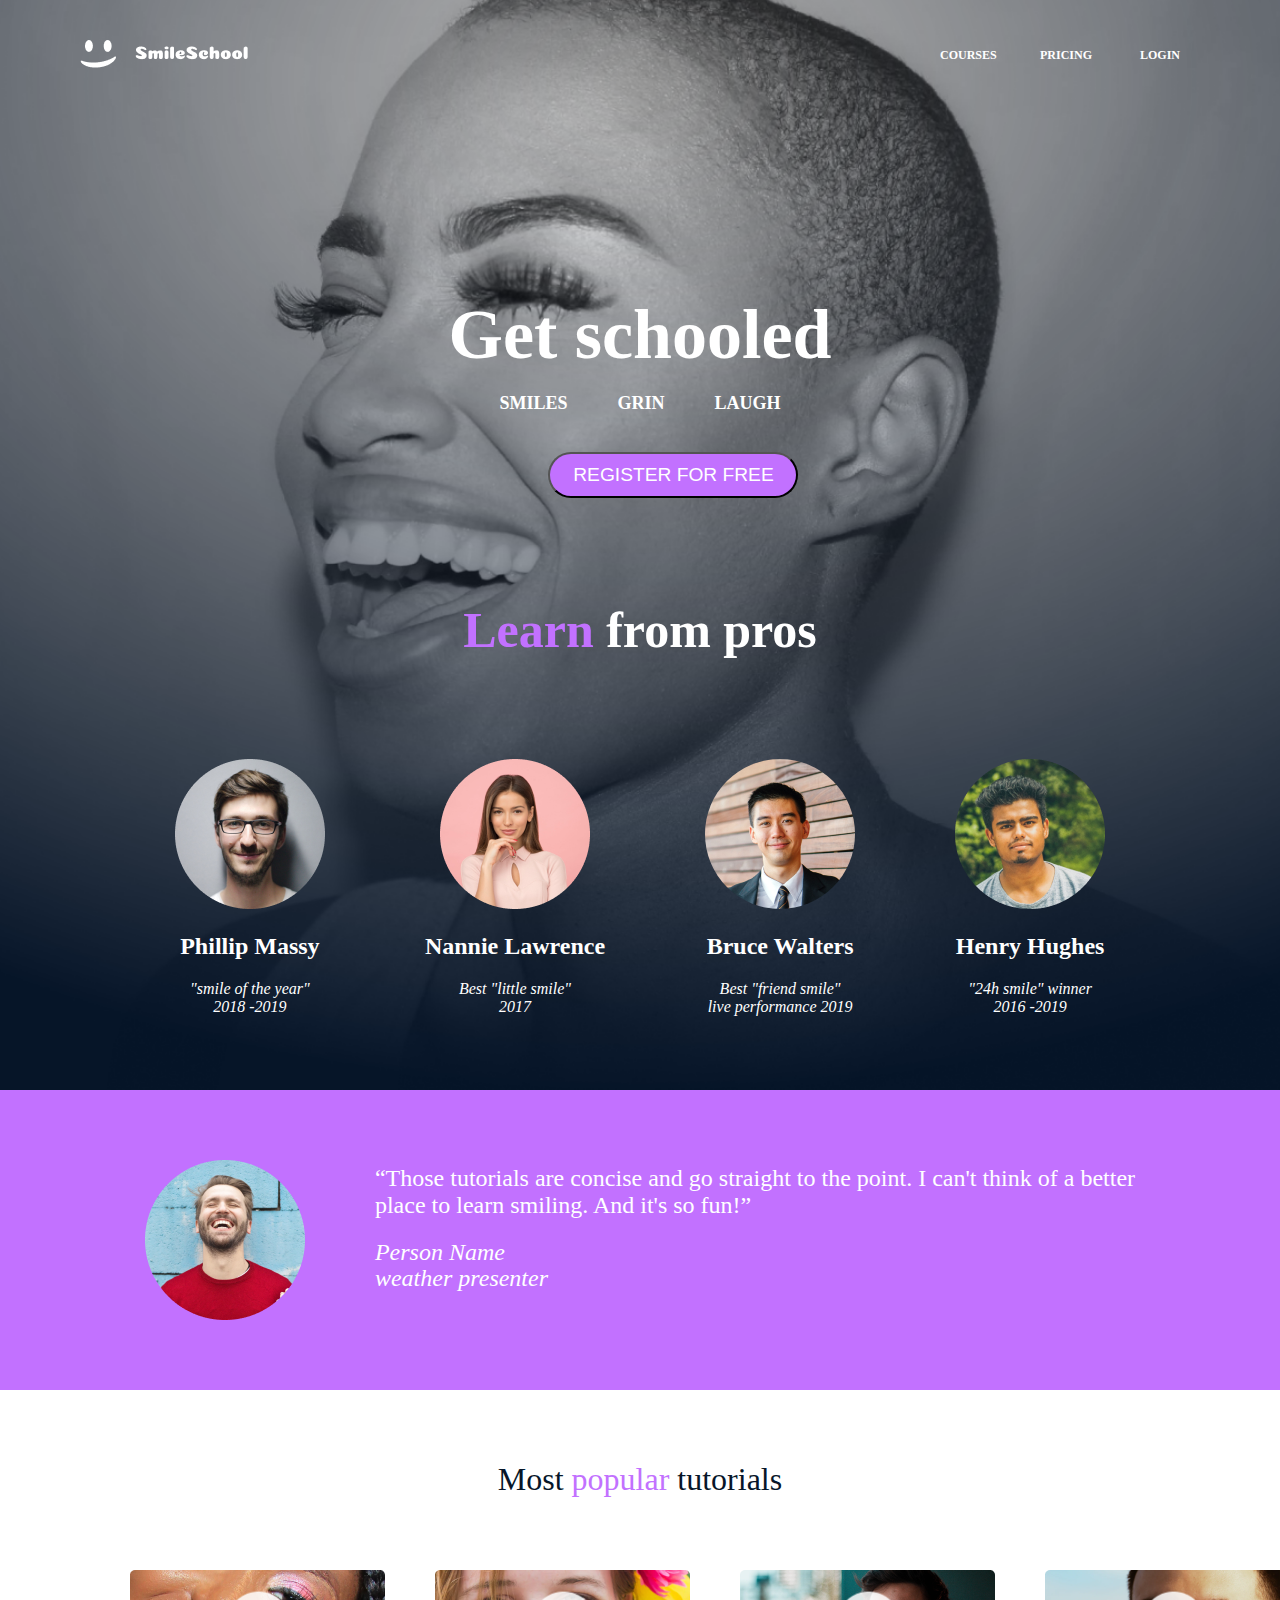
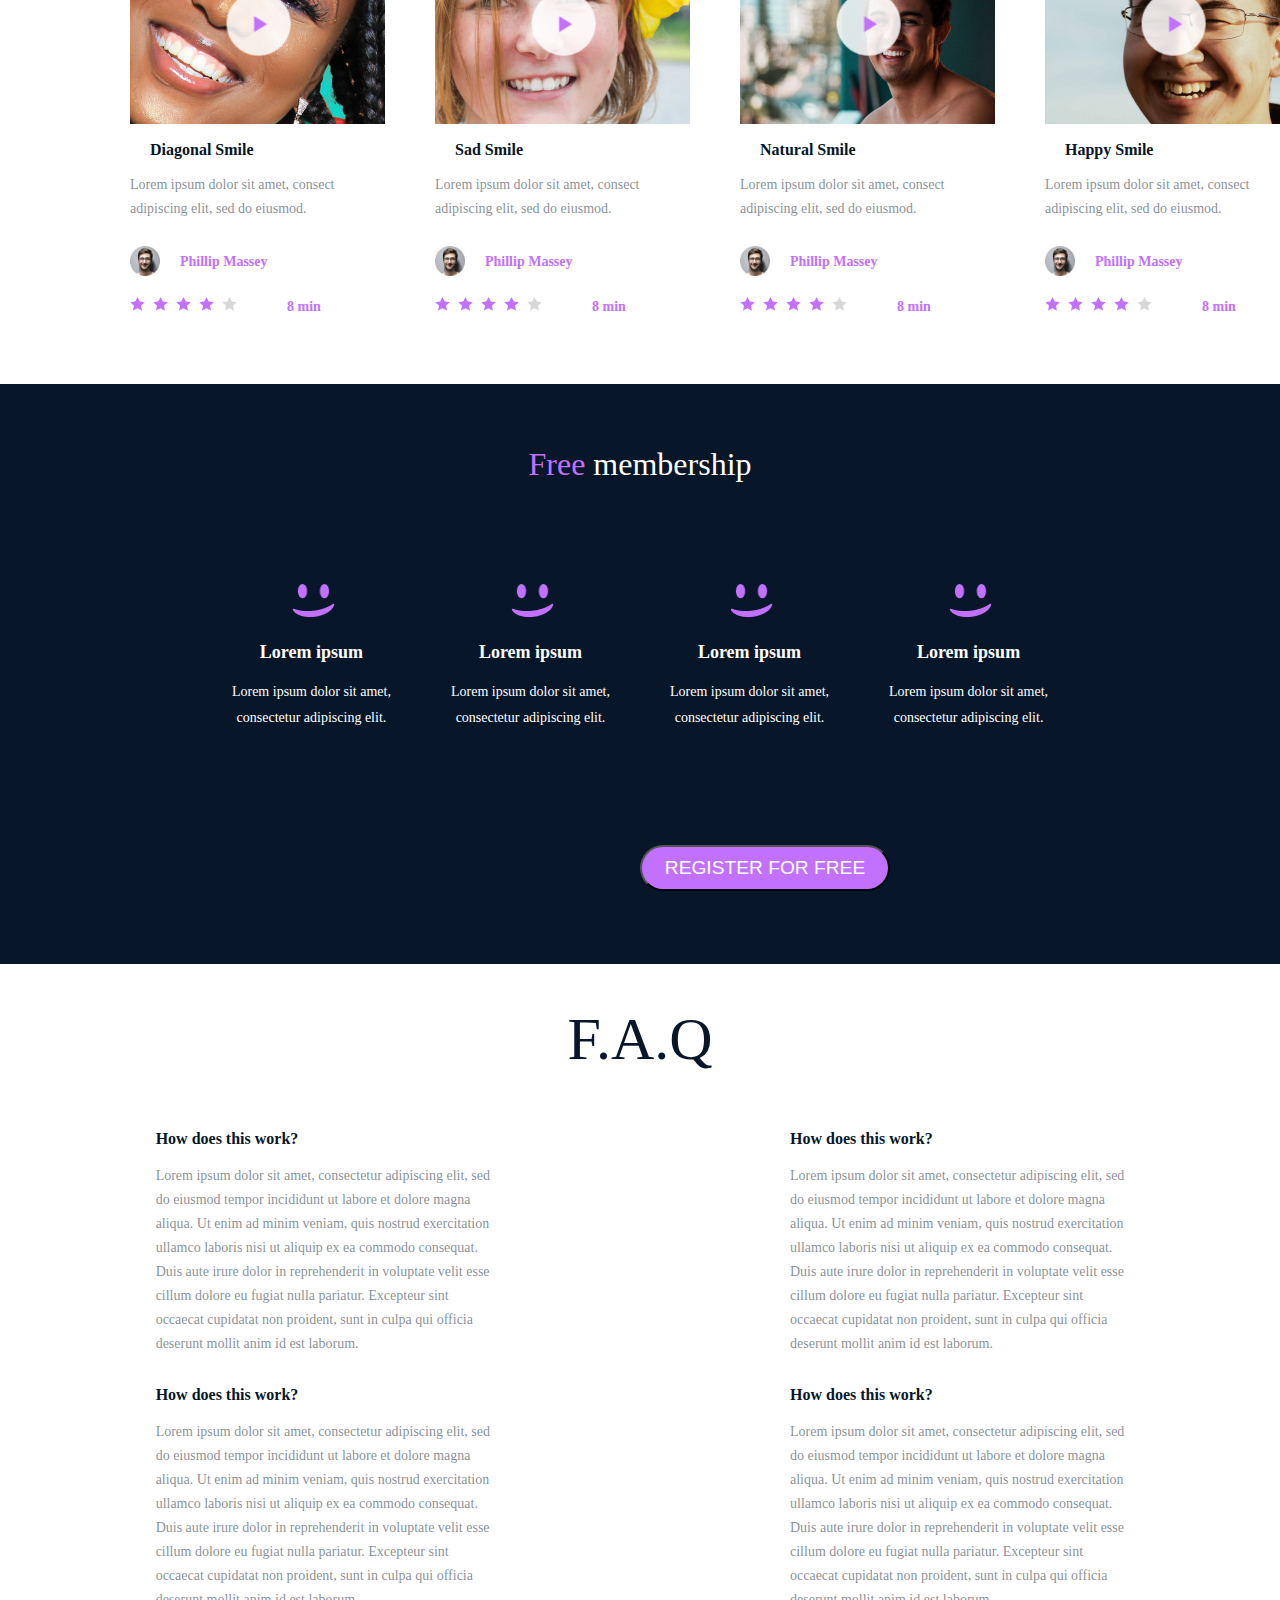
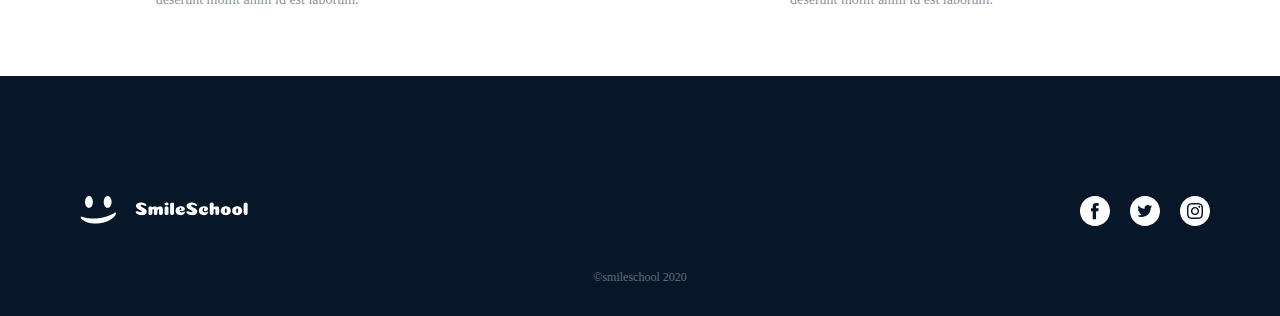
<file: css_advanced/index.html>
<!DOCTYPE html>
<html lang="en">
    <head>
        <title>Smile School</title>
        <meta charset="utf-8">
        <meta name="viewport" content="width=device-width, initial-scale=1, viewport-fit=cover">
        <link rel="stylesheet" href="styles.css">
    </head>
    <body>
        <!--Header Section-->
        <header>
            <div>
                <div class="logo">
                    <img src="images/logo.png">
                </div>
                <div id="nav-links">
                    <a href="#">COURSES</a>
                    <a href="#">PRICING</a>
                    <a href="#">LOGIN</a>

                </div>
            </div>
        </header>
        <!--End of Header-->
        <!--main section-->
        <main>
            <section id="first-section">
                
                <h1 id="main-header">Get schooled</h1>
                
                <div class="main-sub-text">
                    <p>SMILES</p>
                    <p>GRIN</p>
                    <p>LAUGH</p>
                </div>
                <div >
                    <button class="register-button">REGISTER FOR FREE</button>
                </div>
            </section>
            <section id="main-second-section">
                <div id="pros-heading">
                    <h1><span style="color: #C271FF">Learn</span> from pros </h1>
                </div>
                <div id="pros-container">
                    <div >
                        <img src="images/1.png">
                        <h2>Phillip Massy</h2>
                        <p><i>"smile of the year" <br> 2018 -2019</i></p>
                    </div>
                    <div>
                        <img src="images/3.png">
                        <h2>Nannie Lawrence</h2>
                        <p><i>Best "little smile" <br> 2017</i></p>
                    </div>
                    <div>
                        <img id="rounded-img" src="images/2.png">
                        <h2>Bruce Walters</h2>
                        <p><i>Best "friend smile" <br> live performance 2019</i></p>
                    </div>
                    <div>
                        <img src="images/4.png">
                        <h2>Henry Hughes</h2>
                        <p><i>"24h smile" winner <br> 2016 -2019</i></p>
                    </div>


                </div>
            </section>

        </main>

        <!--end of main section-->
        <!--Quotes section-->
        <section id="quote-section">
            <div id="quote-section-div">
                <img src="images/5.png" alt="IMAGE">
                <div id="quote-div">
                    <q>Those tutorials are concise and go straight to the point. I can't think of a better<br> place to learn smiling. And it's so fun!</q>
                    <cite>Person Name</cite>
                    <p><i>weather presenter</i></p>
                </div>
            </div>
        </section>

        <!--End of quotes section-->
        <!--Videos list section-->
        <section id="videos-section">
            <div>
                <h1>Most <span style="color: #C271FF;">popular</span> tutorials</h1>
                <div id="tutorials-container">
                    <div class="tutorials-content">
                        <img src="images/9.png">
                        <img class="play-icon" src="images/play.png">
                        <h2>Diagonal Smile</h2>
                        <p>Lorem ipsum dolor sit amet, consect<br> adipiscing elit, sed do eiusmod.</p>
                        <div class="sub-tutorials">
                            <img  src="images/1.png" width="30px" height="30px">
                            <h6>Phillip Massey</h6>
                        </div>
                        <div class="sub-sub-tutorials">
                            <img src="images/rating.png" width= "107px" height="15px">
                            <p>8 min</p>
                        </div>
                    </div>
                    <div class="tutorials-content">
                        <img src="images/7.png">
                        <img class="play-icon" src="images/play.png">
                        <h2>Sad Smile</h2>
                        <p>Lorem ipsum dolor sit amet, consect<br> adipiscing elit, sed do eiusmod.</p>
                        <div class="sub-tutorials">
                            <img src="images/1.png" width="30px" height="30px">
                            <h6>Phillip Massey</h6>
                        </div>
                        <div class="sub-sub-tutorials">
                            <img src="images/rating.png" width= "107px" height="15px">
                            <p>8 min</p>
                        </div>
                    </div>
                    <div class="tutorials-content">
                        <img src="images/8.png">
                        <img class="play-icon" src="images/play.png">
                        <h2>Natural Smile</h2>
                        <p>Lorem ipsum dolor sit amet, consect<br> adipiscing elit, sed do eiusmod.</p>
                        <div class="sub-tutorials">
                            <img src="images/1.png" width="30px" height="30px">
                            <h6>Phillip Massey</h6>
                        </div>
                        <div class="sub-sub-tutorials">
                            <img src="images/rating.png" width= "107px" height="15px">
                            <p>8 min</p>
                        </div>
                    </div>
                    <div class="tutorials-content">
                        <img src="images/6.png">
                        <img class="play-icon" src="images/play.png">
                        <h2>Happy Smile</h2>
                        <p>Lorem ipsum dolor sit amet, consect<br> adipiscing elit, sed do eiusmod.</p>
                        <div class="sub-tutorials">
                            <img src="images/1.png" width="30px" height="30px">
                            <h6>Phillip Massey</h6>
                        </div>
                        <div class="sub-sub-tutorials">
                            <img src="images/rating.png" width= "107px" height="15px">
                            <p>8 min</p>
                        </div>
                    </div>
                </div>
            </div>
        </section>

        <!--end of videos list section-->
        <!--Membership section-->
        <section id="membershib-section">

            <h1><span style="color: #C271FF;">Free</span> membership</h1>
            <div id="membership-container">
                <div class="membership-content">
                    <img src="images/smile.png" width= "43.666px" height="35.353px">
                    <h2>Lorem ipsum</h2>
                    <p>Lorem ipsum dolor sit amet, <br>consectetur adipiscing elit.</p>
                </div>
                <div class="membership-content">
                    <img src="images/smile.png" width= "43.666px" height="35.353px">
                    <h2>Lorem ipsum</h2>
                    <p>Lorem ipsum dolor sit amet, <br>consectetur adipiscing elit.</p>
                </div>
                <div class="membership-content">
                    <img src="images/smile.png" width= "43.666px" height="35.353px">
                    <h2>Lorem ipsum</h2>
                    <p>Lorem ipsum dolor sit amet, <br>consectetur adipiscing elit.</p>
                </div>
                <div class="membership-content">
                    <img src="images/smile.png" width= "43.666px" height="35.353px">
                    <h2>Lorem ipsum</h2>
                    <p>Lorem ipsum dolor sit amet, <br>consectetur adipiscing elit.</p>
                </div>
            </div>
            <div id="member-button">
                <button class="register-button">REGISTER FOR FREE</button>
            </div>
        </section>


        <!--End of membership section-->

        <!--FAQ section-->
        <section id="faq-section">
            <h1>F.A.Q</h1>
            <div>
                <div class="faq-container">
                    <div>
                        <h3>How does this work?</h2>
                        <p>Lorem ipsum dolor sit amet, consectetur adipiscing elit, sed <br>do eiusmod tempor incididunt ut labore et dolore magna<br> aliqua. Ut enim ad minim veniam, quis nostrud exercitation<br> ullamco laboris nisi ut aliquip ex ea commodo consequat.<br> Duis aute irure dolor in reprehenderit in voluptate velit esse <br>cillum dolore eu fugiat nulla pariatur. Excepteur sint<br> occaecat cupidatat non proident, sunt in culpa qui officia <br>deserunt mollit anim id est laborum.</p>
                    </div>
                    <div>
                        <h3>How does this work?</h2>
                        <p>Lorem ipsum dolor sit amet, consectetur adipiscing elit, sed <br>do eiusmod tempor incididunt ut labore et dolore magna<br> aliqua. Ut enim ad minim veniam, quis nostrud exercitation<br> ullamco laboris nisi ut aliquip ex ea commodo consequat.<br> Duis aute irure dolor in reprehenderit in voluptate velit esse <br>cillum dolore eu fugiat nulla pariatur. Excepteur sint<br> occaecat cupidatat non proident, sunt in culpa qui officia <br>deserunt mollit anim id est laborum.</p>
                    </div>
                </div>
                <div class="faq-container">
                    <div>
                        <h3>How does this work?</h2>
                        <p>Lorem ipsum dolor sit amet, consectetur adipiscing elit, sed <br>do eiusmod tempor incididunt ut labore et dolore magna<br> aliqua. Ut enim ad minim veniam, quis nostrud exercitation<br> ullamco laboris nisi ut aliquip ex ea commodo consequat.<br> Duis aute irure dolor in reprehenderit in voluptate velit esse <br>cillum dolore eu fugiat nulla pariatur. Excepteur sint<br> occaecat cupidatat non proident, sunt in culpa qui officia <br>deserunt mollit anim id est laborum.</p>
                    </div>
                    <div>
                        <h3>How does this work?</h2>
                        <p>Lorem ipsum dolor sit amet, consectetur adipiscing elit, sed <br>do eiusmod tempor incididunt ut labore et dolore magna<br> aliqua. Ut enim ad minim veniam, quis nostrud exercitation<br> ullamco laboris nisi ut aliquip ex ea commodo consequat.<br> Duis aute irure dolor in reprehenderit in voluptate velit esse <br>cillum dolore eu fugiat nulla pariatur. Excepteur sint<br> occaecat cupidatat non proident, sunt in culpa qui officia <br>deserunt mollit anim id est laborum.</p>
                    </div>
                </div>
                
            </div>

        </section>


        <!--End of FAQ section-->

        <!--Footer section-->
        <footer >
            <div id="footer-section">
                <div class="logo">
                    <img src="images/logo.png">
                </div>
                <div>
                    <img src="images/social_icons.svg" width="130px" height="30px" >
                </div>

            </div>
            
            <div>
                <p>©smileschool 2020</p>
            </div>

        </footer>


        <!--End of footer section-->

    </body>

</html>
</file>
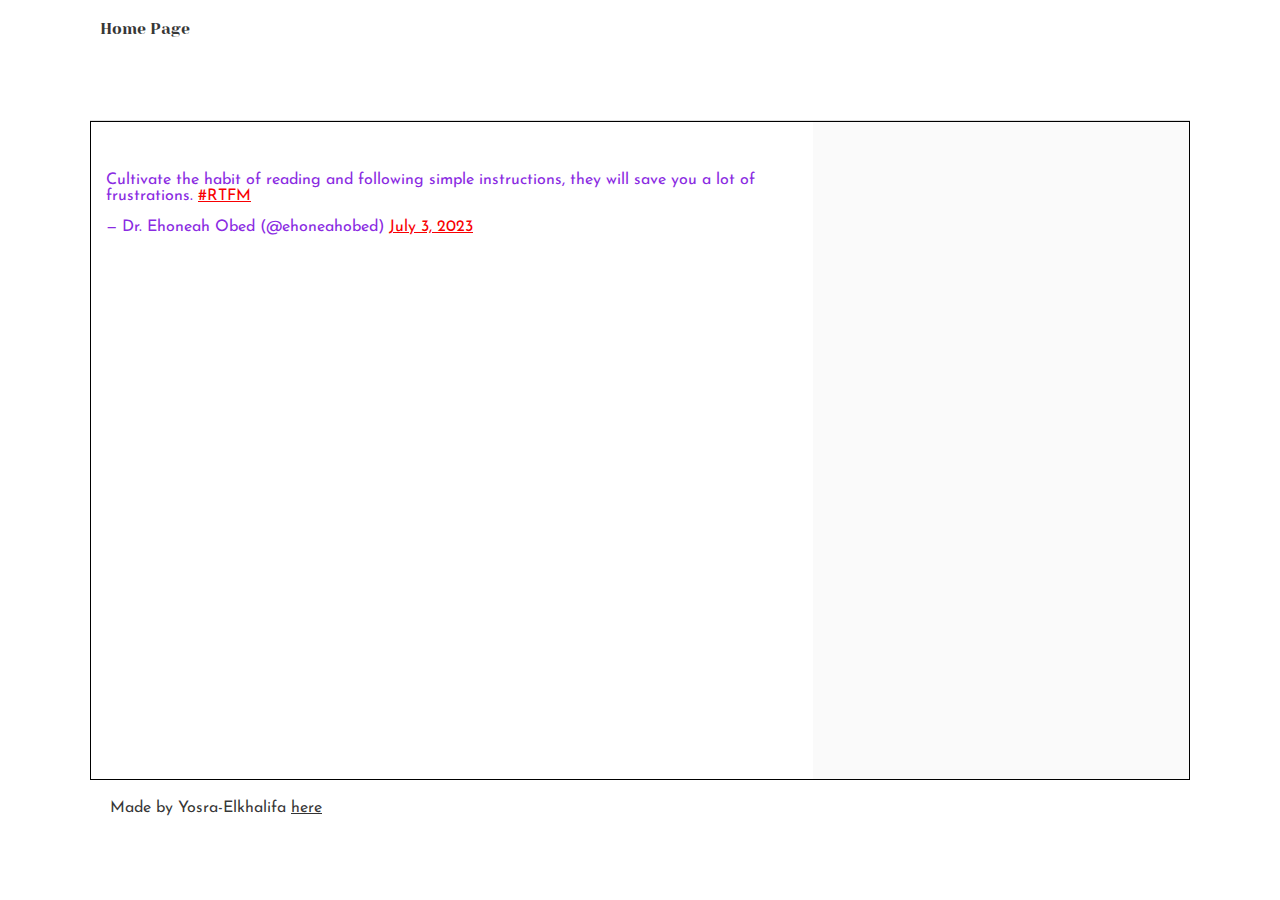
<file: css_basic/tweets.html>
<!DOCTYPE html>
<html>
    <head>
        <title>
            Basics of HTML
        </title>
        <meta charset="UTF-8">
        <link href="base.css" rel="stylesheet">
        <link href="styles.css" rel="stylesheet">
    </head>
    <body>
        <header>
            <ul>
                <li>
                    <a href="C:\Users\ALFAFA\boom\alx_html_css\html basics\index.html" title="Home page"
                    target="_blank">Home Page</a>
                </li>
            </ul>

        </header>
        <main>
            <article>
                <blockquote class="twitter-tweet"><p lang="en" dir="ltr">Cultivate the habit of reading and following simple instructions, they will save you a lot of frustrations.
                    <a href="https://twitter.com/hashtag/RTFM?src=hash&amp;ref_src=twsrc%5Etfw">#RTFM</a></p>&mdash; Dr. Ehoneah Obed (@ehoneahobed) 
                    <a href="https://twitter.com/ehoneahobed/status/1675880295923318785?ref_src=twsrc%5Etfw">July 3, 2023</a></blockquote> <script async src="https://platform.twitter.com/widgets.js" charset="utf-8"></script>    

            </article>
            <aside>
                
            </aside>
           

        </main>
       
       <footer>
        Made by Yosra-Elkhalifa  <a href="https://twitter.com/home" target="_blank">here</a>
       </footer>

    </body>
</html>
</file>
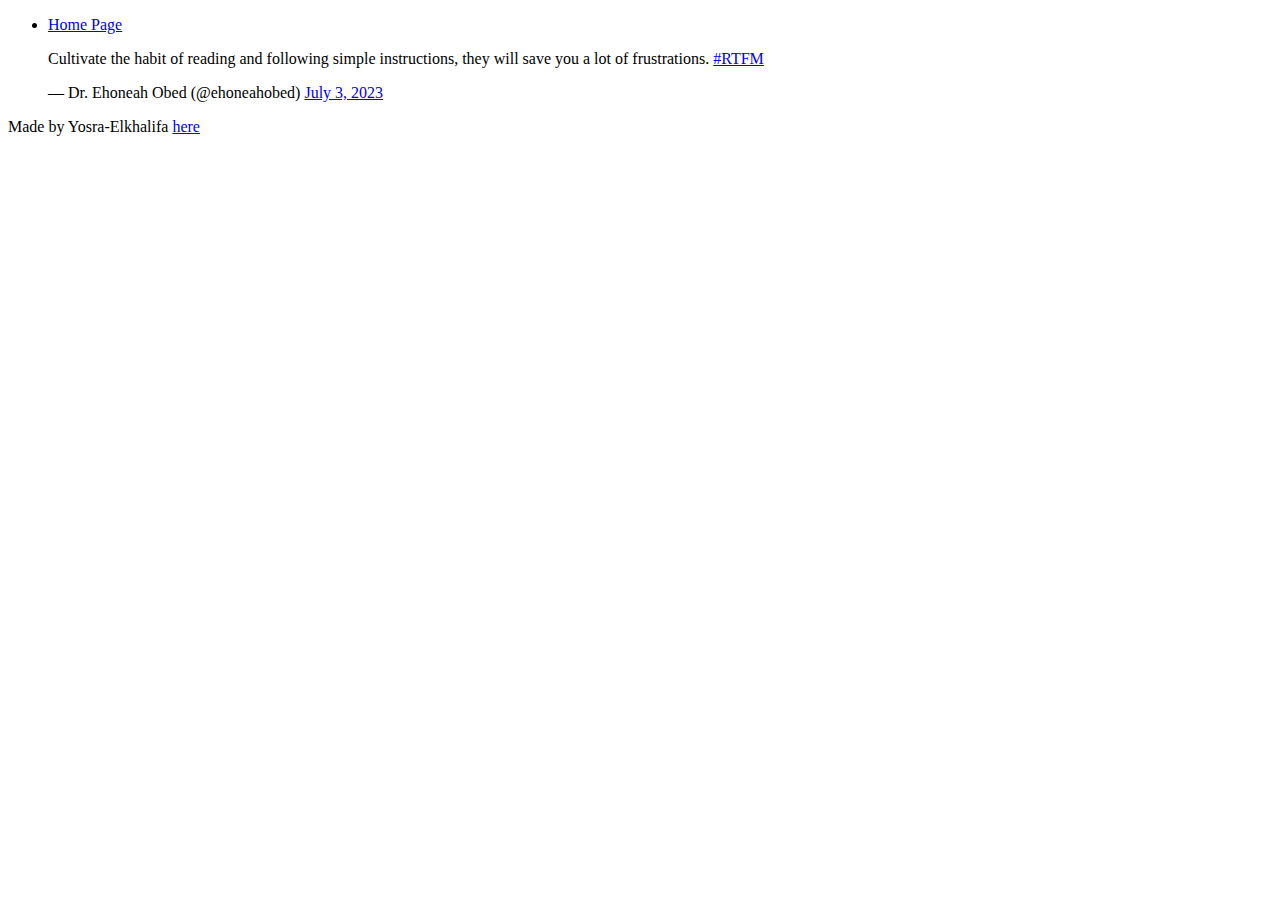
<file: html basics/tweets.html>
<!DOCTYPE html>
<html>
    <head>
        <title>
            Basics of HTML
        </title>
        <meta charset="UTF-8">
    </head>
    <body>
        <header>
            <ul>
                <li>
                    <a href="C:\Users\ALFAFA\boom\alx_html_css\html basics\index.html" title="Home page"
                    target="_blank">Home Page</a>
                </li>
            </ul>

        </header>
        <main>
            <article>
                <blockquote class="twitter-tweet"><p lang="en" dir="ltr">Cultivate the habit of reading and following simple instructions, they will save you a lot of frustrations.
                    <a href="https://twitter.com/hashtag/RTFM?src=hash&amp;ref_src=twsrc%5Etfw">#RTFM</a></p>&mdash; Dr. Ehoneah Obed (@ehoneahobed) 
                    <a href="https://twitter.com/ehoneahobed/status/1675880295923318785?ref_src=twsrc%5Etfw">July 3, 2023</a></blockquote> <script async src="https://platform.twitter.com/widgets.js" charset="utf-8"></script>    

            </article>
            <aside>
                
            </aside>
           

        </main>
       
       <footer>
        Made by Yosra-Elkhalifa  <a href="https://twitter.com/home" target="_blank">here</a>
       </footer>

    </body>
</html>
</file>
<file: css_advanced/styles.css>
body
{
    padding: 0;
    margin: 0;
    
}
header div
{
    
    height: 50px;
    display: flex;
    justify-content: space-between;
    z-index: 1000;
    position: relative;
    padding-left: 20px;
    padding-right: 20px;
    align-items: center;
    margin-top: 20px;
}

.logo
{
    margin-left: 40px;
}

#nav-links a
{
    width: 100px;
    text-decoration: none;
    font-size: 12px;
    font-weight: 700;
    color: white;
    font-family: Source Sans Pro;
}

main
{
    height: 1100px;
    background-image: url(../css_advanced/images/Object.png);
    background-repeat: no-repeat;
    background-position: center;
    background-size: cover;
    position: relative;
    top: -80px;
    display: flex;
    justify-content: center;
    align-items: center;
    flex-direction: column;
    
}
#main-header
{
    font-size: 70px;
    color: white;
    font-family: Source Sans Pro;
    font-weight: 700;
    margin-bottom: 0;
    padding-top: 200px;
}

.main-sub-text
{
    display: flex;
    color: white;
    gap: 50px;
    justify-content: center;
    margin-top: 0;
    padding-top: 0;
    font-size: large;
    font-weight: 600;
    font-family: Source Sans Pro;
}

.register-button
{
    padding: 10px;
    width: 250px;
    background-color: #C271FF;
    color: white;
    border-radius: 50px;
    font-size: larger;
    margin: 20px;
    text-align: center;
    margin-left: 100px;
}


#pros-heading
{
    text-align: center;
    color: white;
    font-family: Source Sans Pro;
    font-weight: lighter;
    font-size: 25px;
    
    padding-top: 50px;

}

#pros-container
{
    display: flex;
    gap: 100px;
    margin-top: 100px;
    color: white;
    text-align: center;
    padding-top: 0;    
}

#rounded-img
{
    border-radius: 50%;
}

#quote-section
{
    background-color: #C271FF;
    margin-top: -80px;
    
}

#quote-section-div
{
    display: flex;
    height: 300px;
    justify-content: center;
    align-items: center;
    gap: 70px;
    color: white;
    font-size: x-large;
    
}

#quote-div
{
    display: flex;
    flex-direction: column;
    
}

#quote-div cite
{
    
    margin-top: 20px;
    
}

#quote-div p
{
    
    margin-top: -1px;
    
}

#videos-section
{
    padding: 50px;   
}

#videos-section div h1
{
    color: #071629;
    text-align: center;
    font-family: Source Sans Pro;
    font-size: 32px;
    font-style: normal;
    font-weight: 300;
    line-height: normal;
    padding-bottom: 50px;
}

#tutorials-container
{
    display: flex;
    /*padding: 5px;*/
    gap: 50px;
    padding-left: 80px;
}

.play-icon
{
    position: absolute;
    top: 1630px;
    transform: translate(-60%, -60%);
    padding-right: 200px;
}

.tutorials-content h2
{
    color: #071629;
    font-family: Source Sans Pro;
    font-size: 16px;
    font-style: normal;
    font-weight: 700;
    line-height: normal;
    margin-left: 20px;
}

.tutorials-content p
{
    color: rgba(7, 22, 41, 0.50);
    font-family: Source Sans Pro;
    font-size: 14px;
    font-style: normal;
    font-weight: 400;
    line-height: 24px;
}

.sub-tutorials
{
    display: flex;
    gap: 20px;
    align-items: center;
    margin-top: -20px;
}

.sub-tutorials h6
{
color: #C271FF;
font-family: Source Sans Pro;
font-size: 14px;
font-style: normal;
font-weight: 600;
line-height: 27px;

}
.sub-sub-tutorials
{
    display: flex;
    margin-top:  -10px;
    
}

.sub-sub-tutorials p
{
    padding-left: 50px;
    margin-top: -4px;
    color: #C271FF;
    text-align: right;
    font-family: Source Sans Pro;
    font-size: 14px;
    font-style: normal;
    font-weight: 600;
    line-height: 27px;
}

#membershib-section
{
    /*width: 1440px;*/
    height: 500px;
    background-color: #071629;
    padding: 40px;
}

#membershib-section h1
{
    text-align: center;
    color: #FFF;
    font-family: Source Sans Pro;
    font-size: 32px;
    font-style: normal;
    font-weight: 300;
    line-height: normal;
}

#membership-container
{
    padding: 80px;
    display: flex;
    justify-content: center;
    align-items: center;
    gap: 60px;
}

.membership-content img
{
    padding-left: 60px;
}

.membership-content h2
{
    color: #FFF;
    text-align: center;
    font-family: Source Sans Pro;
    font-size: 18px;
    font-style: normal;
    font-weight: 600;
    line-height: 26px;
}

.membership-content p
{
    color: #FFF;
    text-align: center;
    font-family: Source Sans Pro;
    font-size: 14px;
    font-style: normal;
    font-weight: 400;
    line-height: 26px; 
}

#member-button
{
    padding-left: 500px;
}

#faq-section
{
    padding-bottom: 50px;
}

#faq-section h1
{
    color: #071629;
    text-align: center;
    font-family: Source Sans Pro;
    font-size: 60px;
    font-style: normal;
    font-weight: 300;
    line-height: normal;
}

.faq-container
{
    display: flex;
    justify-content: center;
    align-items: center;
    gap: 300px;
    
}

.faq-container h3
{
    color: #071629;
    font-family: Source Sans Pro;
    font-size: 16px;
    font-style: normal;
    font-weight: 700;
    line-height: normal;
}

.faq-container p
{
    color: rgba(7, 22, 41, 0.50);
    font-family: Source Sans Pro;
    font-size: 14px;
    font-style: normal;
    font-weight: 400;
    line-height: 24px;
}

footer
{
    background-color: #071629;
    height: 200px;
    padding: 20px;
}

#footer-section
{
    display: flex;
    justify-content: space-between;
    padding-left: 20px;
    padding-right: 50px;
    align-items: center;
    margin-top: 100px;
    
}

footer p
{
    color: #FFF;
    font-family: Source Sans Pro;
    font-size: 12px;
    font-style: normal;
    font-weight: 400;
    line-height: normal;
    opacity: 0.3516787588596344;
    text-align: center;
    margin-top: 40px;
}
</file>
<file: css_basic/base.css>
/* Importing webfonts */
/* (If you're learning CSS, you should disregard that) */

@import url(https://fonts.googleapis.com/css?family=Yeseva+One);
@import url(https://fonts.googleapis.com/css?family=Josefin+Sans:400,700,700italic,400italic);


/* CSS reset rules */

html, body {
	height: 100%;
	min-height: 100%;
}
html, body, div, span, applet, object, iframe,
h1, h2, h3, h4, h5, h6, p, blockquote, pre,
a, abbr, acronym, address, big, cite, code,
del, dfn, img, ins, kbd, q, s, samp,
small, strike, sub, sup, tt, var,
b, u, i, center,
dl, dt, dd,
fieldset, form, label, legend,
table, caption, tbody, tfoot, thead, tr, th, td,
article, aside, canvas, details, embed, 
figure, figcaption, footer, header, hgroup, 
menu, nav, output, ruby, section, summary,
time, mark, audio, video {
	margin: 0;
	padding: 0;
	border: 0;
	font-size: 100%;
	font: inherit;
	vertical-align: baseline;
}
/* HTML5 display-role reset for older browsers */
article, aside, details, figcaption, figure, 
footer, header, hgroup, menu, nav, section {
	display: block;
}
body {
	line-height: 1;
}
blockquote, q {
	quotes: none;
}
blockquote:before, blockquote:after,
q:before, q:after {
	content: '';
	content: none;
}
table {
	border-collapse: collapse;
	border-spacing: 0;
}


/* Fonts and colors */

body {
	font-family: 'Josefin Sans', serif;
	color: rgba(0, 0, 0, 0.8);
}
h1, h2, h3, h4, h5, h6, header {
	font-family: 'Yeseva One', sans-serif;
}
article {
}
header {
	border-bottom: 1px solid rgb(221,221,221);
	transition: border-bottom-color 1s ease;
}
header a {
	color: rgba(0, 0, 0, 0.8);
}
aside {
	background: #FAFAFA;
}
aside p {
	border: 1px solid #bbb;
	background: #ddd;
	color: black;
}
footer a {
	color: rgba(0, 0, 0, 0.8);
}
a {
	color: #F80002;
}


/* Positioning and margins */

@media (min-width: 1100px) {
	body {
		width: 1100px;
		margin: 0 auto;
	}
}

article {
	padding: 50px 15px;
}
article > *:first-child {
	margin-top: 0;
}
aside {
	padding: 50px 15px;
}
header .right {
	float: right;
	margin: 0 10px 15px;
}


/* Header */
header {
	padding: 20px 0;
	height: 80px;
}
header ul {
	list-style: none;
	margin: 0;
	padding: 0;
}
header li {
	display: inline;
	vertical-align:middle;
}
header li:first-child {
	margin: 0;
}
header li a {
	margin: 0 10px;
}
header li.logo {
	font-size: 36px;
}
header a {
	text-decoration: none;
}


/* Aside */

aside p {
	border-radius: 10px;
	padding: 20px 20px;
}


/* Footer */

footer {
	padding: 5px 15px;
	height: 80px;
}


/* Text styles and margins */

p {
	margin-bottom: 15px;
}
h1 {
	font-size: 36px;
	margin: 40px 0 20px;
}
h2 {
	font-size: 32px;
	margin: 30px 0 15px;
}
h3 {
	font-size: 28px;
	margin: 25px 0 10px;
}
h4 {
	font-size: 20px;
	font-weight: bold;
	margin: 20px 0 10px;
}
h5 {
	font-size: 18px;
	font-weight: bold;
	margin: 15px 0 10px;
}
h6 {
	font-weight: bold;
	margin: 5px 0;
}

@media (max-width: 800px) {
  body.works_on_smartphone {
  	display: block;
  }
  body.works_on_smartphone main {
  	display: block;
  }
  header .right {
  	float: none;
  }
}
</file>
<file: css_basic/styles.css>
body 
{
    display: flex;
    flex-direction: column;
    
}

main
{
    display: flex;
    flex-direction: row;
    flex: auto;
    border: 1px solid black;
    
}

article
{
    flex: 2;
    overflow-y: auto;
    color: blueviolet;
}

aside
{
    flex: 1;
    overflow-y: auto;
}

footer
{
    padding: 10px;
    margin: 10px;
}
</file>
